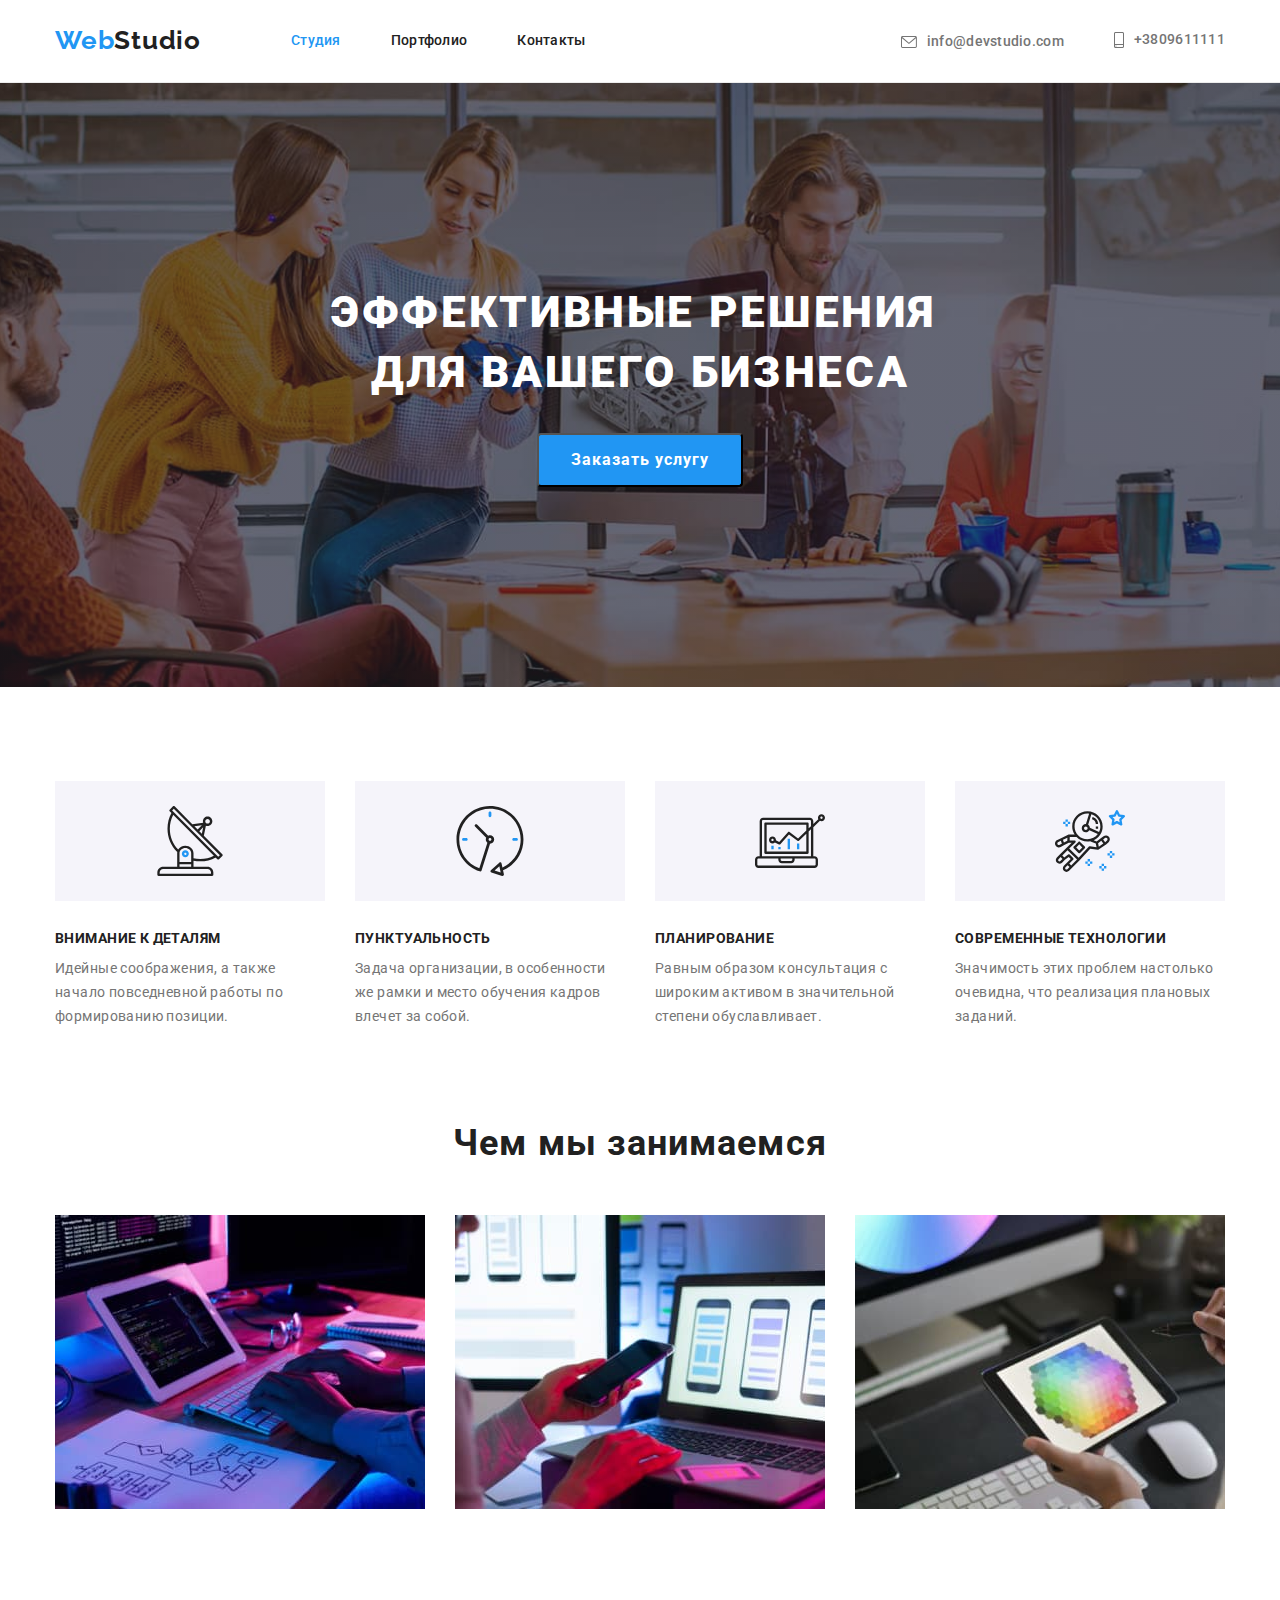
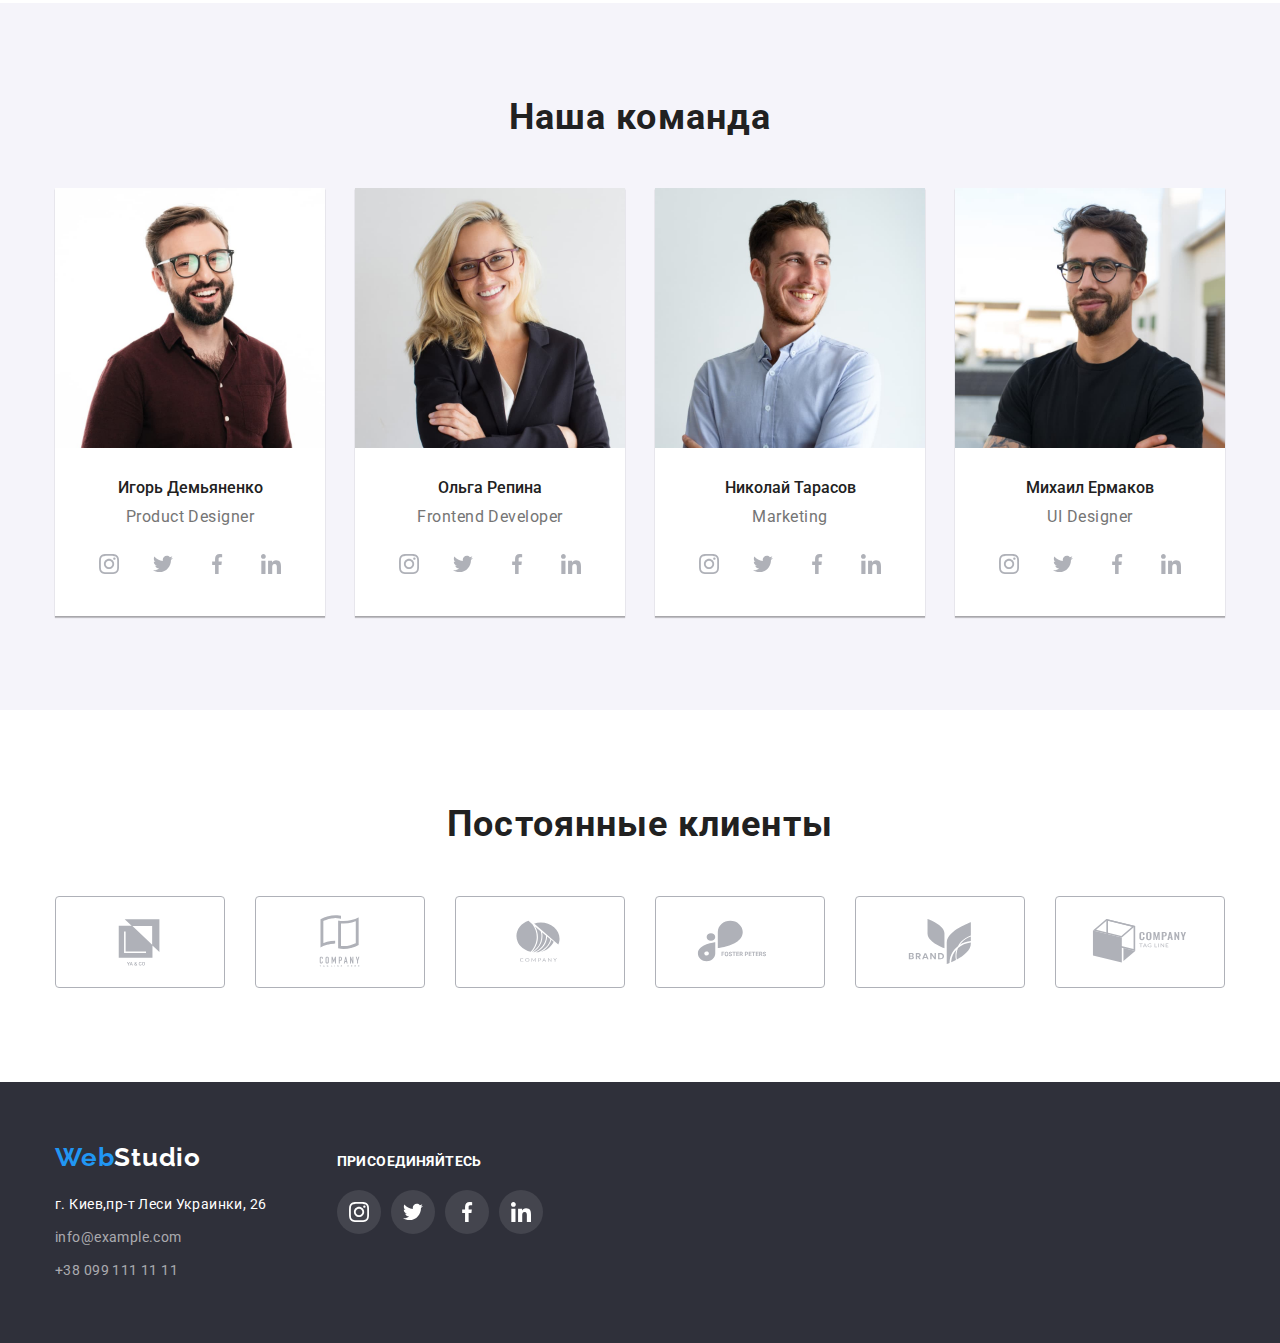
<file: index.html>
<!DOCTYPE html>
<html lang="ru">

<head>
    <link rel="stylesheet"
        href="https://fonts.googleapis.com/css2?family=Raleway:wght@700&family=Roboto:wght@400;500;700;900&display=swap" />
    <link rel="stylesheet"
        href="https://cdnjs.cloudflare.com/ajax/libs/modern-normalize/1.1.0/modern-normalize.min.css" />
    <link rel="stylesheet" href="./css/styles.css" />
    <meta charset="UTF-8">
    <meta http-equiv="X-UA-Compatible" content="IE=edge">
    <meta name="viewport" content="width=device-width, initial-scale=1.0">
    <title>Document</title>
</head>

<body>
    <!--Шапка сайта-->
    <header class="header">
        <div class="container container-header">
            <nav class="header-nav">
                <a class="header-link logo link" href="./">
                    <span class="logo-blu" lang="en">Web</span>
                    <span class="logo-black" lang="en">Studio</span></a>
                <ul class="header-one list">
                    <li class="header-list"> <a class="header-link link link-nav current" href="./index.html">Студия</a>
                    </li>
                    <li class="header-list"> <a class="header-link link link-nav "
                            href="./portfolio.html">Портфолио</a></li>
                    <li class="header-list"> <a class="header-link link link-nav" href="./contacts.html">Контакты</a>
                    </li>
                </ul>
            </nav>
            <ul class="header-info list">
                <li class="header-infolist">
                    <a class="header-mail link" href="meilto:info@devstudio.com">
                        <svg class="envelope" width="16" height="12">
                            <use href="./images/icons.svg#envelope"></use>
                        </svg>info@devstudio.com
                    </a>
                </li>
                <li class="header-infolist"> <a class="header-tel link" href="tel:+3809611111">
                        <svg class="smartphone" width="10" height="16">
                            <use href="./images/icons.svg#smartphone"></use>
                        </svg>+3809611111
                    </a>
                </li>
            </ul>
        </div>
    </header>

                           <!--Герой-->
    <main>
        <section class="section hero overlay">
            <div class="container "><h1 class="hero-title">Эффективные решения 
для вашего бизнеса</h1>
                <button class="button" type="button">Заказать услугу</button>
        </div>
        </section>
                        <!--Секции-->
        <section class="section best">
            <div class="container ">
                <h2 hidden class="title-best">Почему мы лучшие</h2>
            <ul class="best-work list">
                <li class="list-details best-list">
                    <div class="anten">
                        <svg class="anten-logo">
                            <use href="./images/icons.svg#antenna"></use>
                        </svg>
                    </div>
                    <h3 class="details third-title">Внимание к деталям</h3>
                    <p class="best-idea main-text">Идейные соображения, а также начало повседневной работы по формированию позиции.</p>
                </li>
                <li class="punctuality-list best-list">
                    <div class="time">
                        <svg class="time-logo">
                            <use href="./images/icons.svg#clock"></use>
                        </svg>
                    </div>
                    <h3 class="punctuality-title third-title">Пунктуальность</h3>
                    <p class="text-task main-text">Задача организации, в особенности же рамки и место обучения кадров влечет за собой.</p>
                </li>
                <li class="planning-list best-list">
                    <div class="computer">
                        <svg class="computer-logo">
                            <use href="./images/icons.svg#diagram"></use>
                        </svg>
                    </div>
                    <h3 class="planning-title third-title">Планирование</h3>
                    <p class="text-consultation main-text">Равным образом консультация с широким активом в значительной степени обуславливает.</p>
                </li>
                <li class="technologies-list best-list">
                    <div class="astronavt">
                        <svg class="astronavt-logo">
                            <use href="./images/icons.svg#astronaut"></use>
                        </svg>
                    </div>
                    <h3 class="technologies-title third-title">Современные технологии</h3>
                    <p class="text-obviously main-text">Значимость этих проблем настолько очевидна, что реализация плановых заданий.</p>
                </li>
            </ul>
            </div>
        </section>
        <!--       Чем мы занимаемся-->
        <section class="section about ">
            <div class=" container"><h2 class="about-title secondary-title">Чем мы занимаемся</h2>
            <ul class="about-list list">
                <li class="photo"><img src="./images/img-1.jpg" alt="Программист пишет код" width="370" height="294"></li>
                <li class="photo"><img src="./images/img-2.jpg" alt="Код адаптируют к мобильному приложению" width="370" height="294"></li>
                <li class="photo"><img src="./images/img-3.jpg" alt="Дизайнер проводит оформление контента" width="370" height="294"></li>
            </ul>
            </div>
        </section>
        <!--         Наша команда          -->
        <section class=" section team">
            <div class="container"><h2 class="our-team secondary-title">Наша команда</h2>
            <ul class="team-list list">
                <li class="dude">
                    <img src="./images/img-4.jpg" alt="Молодой парень в очках с бородой" width="270" height="260">
                    <div class="block">
                        <h3 class="team-title">Игорь Демьяненко</h3>
                    <p lang="en" class="text-team">Product Designer</p>
                    <ul class="social-team list">
<li class="social">
    <a class="logo-link link" href="">
        <svg class="inlogo">
            <use href="./images/icons.svg#instagram"></use>
        </svg>
    </a>
</li>
<li class="social">
    <a class="logo-link link" href=""><svg class="inlogo">
        <use href="./images/icons.svg#twitter"></use>
    </svg></a>
</li>
<li class="social">
    <a class="logo-link link" href=""><svg class="inlogo">
        <use href="./images/icons.svg#facebook"></use>
    </svg></a>
</li>
<li class="social">
    <a class="logo-link link" href=""><svg class="inlogo">
        <use href="./images/icons.svg#linkedin"></use>
    </svg></a>
</li>
                    </ul>
                </div>
                </li>
                <li class="dude">
                    <img src="./images/img-5.jpg" alt="Молодая девушка улыбается" width="270" height="260">
                    <div class="block">
                        <h3 class="team-title"> Ольга Репина</h3>
                    <p lang="en" class="text-team">Frontend Developer</p>
                <ul class="social-team list">
                    <li class="social">
                        <a class="logo-link link" href="">
                            <svg class="inlogo">
                                <use href="./images/icons.svg#instagram"></use>
                            </svg>
                        </a>
                    </li>
                    <li class="social">
                        <a class="logo-link link" href=""><svg class="inlogo">
                                <use href="./images/icons.svg#twitter"></use>
                            </svg></a>
                    </li>
                    <li class="social">
                        <a class="logo-link link" href=""><svg class="inlogo">
                                <use href="./images/icons.svg#facebook"></use>
                            </svg></a>
                    </li>
                    <li class="social">
                        <a class="logo-link link" href=""><svg class="inlogo">
                                <use href="./images/icons.svg#linkedin"></use>
                            </svg></a>
                    </li>
                </ul>
                </div>
                </li>
                <li class="dude">
                    <img src="./images/img-6.jpg" alt="Молодой парень в голубой рубашке" width="270" height="260">
                    <div class="block">
                        <h3 class="team-title"> Николай Тарасов</h3>
                    <p lang="en" class="text-team">Marketing</p>
                    <ul class="social-team list">
                        <li class="social">
                            <a class="logo-link link" href="">
                                <svg class="inlogo">
                                    <use href="./images/icons.svg#instagram"></use>
                                </svg>
                            </a>
                        </li>
                        <li class="social">
                            <a class="logo-link link" href=""><svg class="inlogo">
                                    <use href="./images/icons.svg#twitter"></use>
                                </svg></a>
                        </li>
                        <li class="social">
                            <a class="logo-link link" href=""><svg class="inlogo">
                                    <use href="./images/icons.svg#facebook"></use>
                                </svg></a>
                        </li>
                        <li class="social">
                            <a class="logo-link link" href=""><svg class="inlogo">
                                    <use href="./images/icons.svg#linkedin"></use>
                                </svg></a>
                        </li>
                    </ul>
                </div>
            </li>
                    <li class="dude">
                        <img src="./images/img-7.jpg" alt="Молодой парень в черной футболке загадочно улыбается" width="270" height="260">
                    <div class="block">
                        <h3 class="team-title"> Михаил Ермаков</h3>
                        <p lang="en" class="text-team">UI Designer</p>
                        <ul class="social-team list">
                            <li class="social">
                                <a class="logo-link link" href="">
                                    <svg class="inlogo">
                                        <use href="./images/icons.svg#instagram"></use>
                                    </svg>
                                </a>
                            </li>
                            <li class="social">
                                <a class="logo-link link" href=""><svg class="inlogo">
                                        <use href="./images/icons.svg#twitter"></use>
                                    </svg></a>
                            </li>
                            <li class="social">
                                <a class="logo-link link" href=""><svg class="inlogo">
                                        <use href="./images/icons.svg#facebook"></use>
                                    </svg></a>
                            </li>
                            <li class="social">
                                <a class="logo-link link" href=""><svg class="inlogo">
                                        <use href="./images/icons.svg#linkedin"></use>
                                    </svg></a>
                            </li>
                        </ul>
                    </div>    
                    </li>
                    </ul>
                    </div>
        </section>
                    <!-- Постоянные клиенты -->
        <section class="section clients">
            <div class="container regular-clients">
                <h2 class="regular secondary-title">Постоянные клиенты</h2>
                <ul class="customers-list list">
                    <li class="icon">
                        <a class="icon-link link" href="">
                            <svg class="inlogo-company">
                                <use href="./images/icons.svg#company1"></use>
                            </svg>
                        </a>
                    </li>
                    <li class="icon">
                        <a class="icon-link link" href=""><svg class="inlogo-company">
                            <use href="./images/icons.svg#company2"></use>
                        </svg></a>
                    </li>
                    <li class="icon">
                        <a class="icon-link link" href=""><svg class="inlogo-company">
                            <use href="./images/icons.svg#company3"></use>
                        </svg></a>
                    </li>
                    <li class="icon">
                        <a class="icon-link" href=""><svg class="inlogo-company">
                            <use href="./images/icons.svg#company4"></use>
                        </svg></a>
                    </li>
                    <li class="icon">
                        <a class="icon-link link" href=""><svg class="inlogo-company">
                            <use href="./images/icons.svg#company5"></use>
                        </svg></a>
                    </li>
                    <li class="icon">
                        <a class="icon-link link" href=""><svg class="inlogo-company">
                            <use href="./images/icons.svg#company6"></use>
                        </svg></a>
                    </li>
                </ul>
            </div>
        </section>
    </main>
                              <!--Подвал-->
    <footer class="footer">
        <div class="container footer-block">
            <div class="contacts"><a class="footer-linklogo link" href="./"> <span class="logo-blu"
                        lang="en">Web</span><span class="logo-white" lang="en">Studio</span></a>
                <address class="footer-contacts">
                    <ul class="contacts-list list">
                        <li class="footer-list">
                            <a class="footer-map link" href="https://goo.gl/maps/ZagJUW4YwhbjQDQ17" target="_blank"
                                rel="noopener noreferrer">г. Киев,пр-т Леси Украинки, 26</a>
                        </li>
                        <li class="footer-list">
                            <a class="footer-mail link" href="mailto:info@example.com">info@example.com</a>
                        </li>
                        <li class="footer-list">
                            <a class="footer-tel link" href="tel:+380991111111">+38 099 111 11 11</a>
                        </li>
                    </ul>
                </address>
            </div>
            <div class="social-footer">
                <p class="appeal">Присоединяйтесь</p>
                <ul class="social-list list">
                    <li class="social-footer-list">
                        <a class="footer-logo-link link" href="https://instagram.com" target="_blank"
                            rel="noopener noreferrer"><svg class="inlogo">
                                <use href="./images/icons.svg#instagram"></use>
                            </svg></a>
                    </li>
                    <li class="social-footer-list">
                        <a class="footer-logo-link twitter link" href="https://twitter.com"><svg class="inlogo">
                                <use href="./images/icons.svg#twitter"></use>
                            </svg></a>
                    </li>
                    <li class="social-footer-list">
                        <a class="footer-logo-link link" href="https://facebook.com"><svg class="inlogo">
                                <use href="./images/icons.svg#facebook"></use>
                            </svg></a>
                    </li>
                    <li class="social-footer-list">
                        <a class="footer-logo-link link" href="https://www.linkedin.com" target="_blank"
                            rel="noopener noreferrer"><svg class="inlogo">
                                <use href="./images/icons.svg#linkedin"></use>
                            </svg></a>
                    </li>
                </ul>
            </div>
        </div>
    </footer>
</body>

</html>
</file>
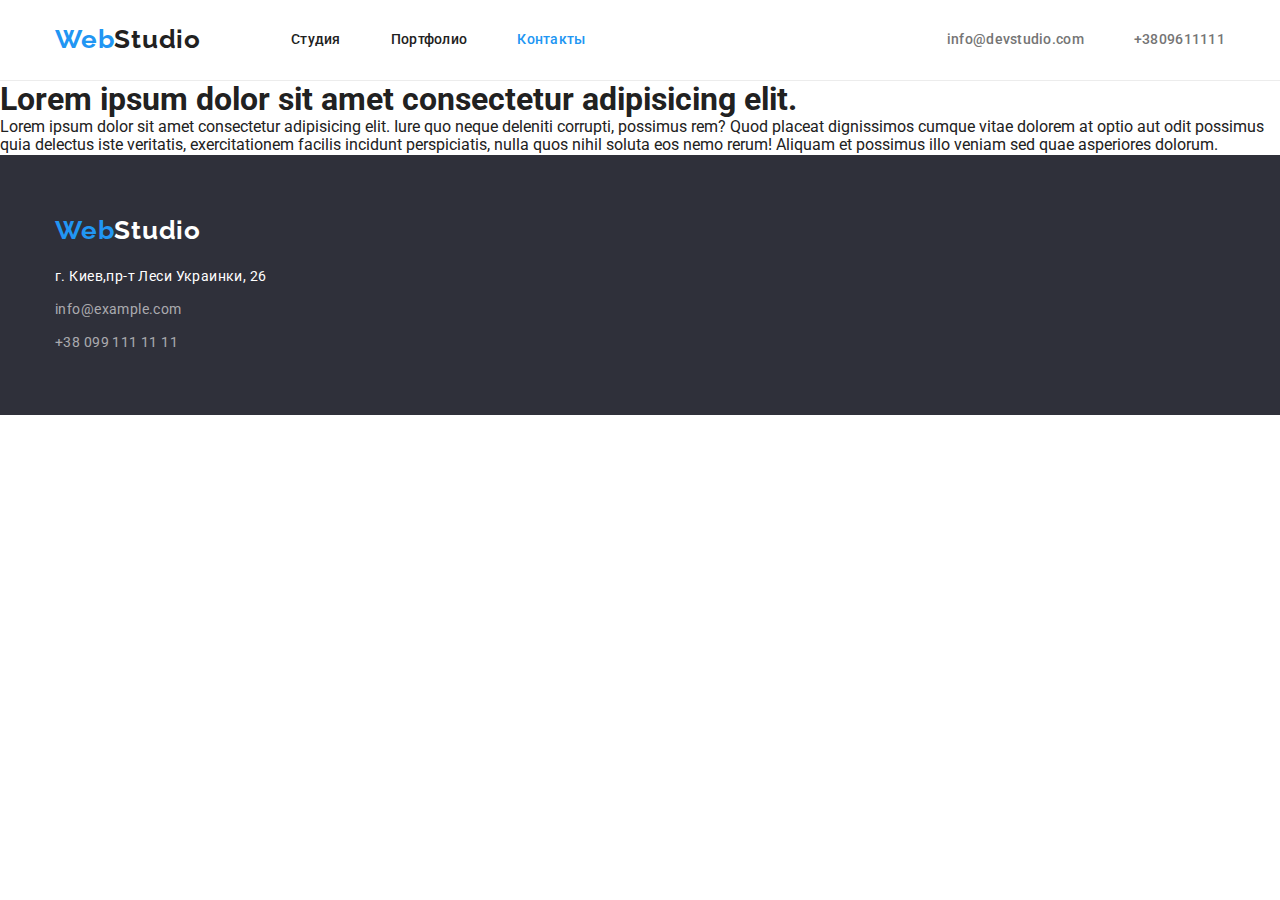
<file: contacts.html>
<!DOCTYPE html>
<html lang="ru">

<head>
    <link rel="stylesheet"
        href="https://fonts.googleapis.com/css2?family=Raleway:wght@700&family=Roboto:wght@400;500;700;900&display=swap" />
    <link rel="stylesheet"
        href="https://cdnjs.cloudflare.com/ajax/libs/modern-normalize/1.1.0/modern-normalize.min.css" />
    <link rel="stylesheet" href="./css/styles.css" />
    <meta charset="UTF-8">
    <meta http-equiv="X-UA-Compatible" content="IE=edge">
    <meta name="viewport" content="width=device-width, initial-scale=1.0">
    <title>Document</title>
</head>
<body>
    <!--Шапка сайта-->
        <header class="header">
            <div class="container container-header">
                <nav class="header-nav">
                    <a class="header-link logo link" href="./">
                        <span class="logo-blu" lang="en">Web</span>
                        <span class="logo-black" lang="en">Studio</span></a>
                    <ul class="header-one list">
                        <li class="header-list"> <a class="header-link link link-nav" href="./index.html">Студия</a>
                        </li>
                        <li class="header-list"> <a class="header-link link link-nav" href="./portfolio.html">Портфолио</a></li>
                        <li class="header-list"> <a class="header-link link link-nav current" href="./contacts.html">Контакты</a>
                        </li>
                    </ul>
                </nav>
                <ul class="header-info list">
                    <li class="header-infolist"> <a class="header-mail link"
                            href="meilto:info@devstudio.com">info@devstudio.com</a></li>
                    <li class="header-infolist"> <a class="header-tel link" href="tel:+3809611111">+3809611111</a></li>
                </ul>
            </div>
        </header>
    <!-------------Главное на странице---------------->
    <main>
<h1>Lorem ipsum dolor sit amet consectetur adipisicing elit. </h1>
<p>Lorem ipsum dolor sit amet consectetur adipisicing elit. Iure quo neque deleniti corrupti, possimus rem? Quod placeat dignissimos cumque vitae dolorem at optio aut odit possimus quia delectus iste veritatis, exercitationem facilis incidunt perspiciatis, nulla quos nihil soluta eos nemo rerum! Aliquam et possimus illo veniam sed quae asperiores dolorum.</p>
    </main>
    <!----------------------Подвал-------------------->
    <footer class="footer">
        <div class="container"><a class="footer-linklogo link" href="./"> <span class="logo-blu" lang="en">Web</span><span
                    class="logo-white" lang="en">Studio</span></a>
            <address class="footer-contacts">
                <ul class="contacts-list list">
                    <li class="footer-list">
                        <a class="footer-map link" href="https://goo.gl/maps/ZagJUW4YwhbjQDQ17" target="_blank"
                            rel="noopener noreferrer">г. Киев,пр-т Леси Украинки, 26</a>
                    </li>
                    <li class="footer-list">
                        <a class="footer-mail link" href="mailto:info@example.com">info@example.com</a>
                    </li>
                    <li class="footer-list">
                        <a class="footer-tel link" href="tel:+380991111111">+38 099 111 11 11</a>
                    </li>
                </ul>
            </address>
        </div>
    </footer>
</body>
</html>
</file>
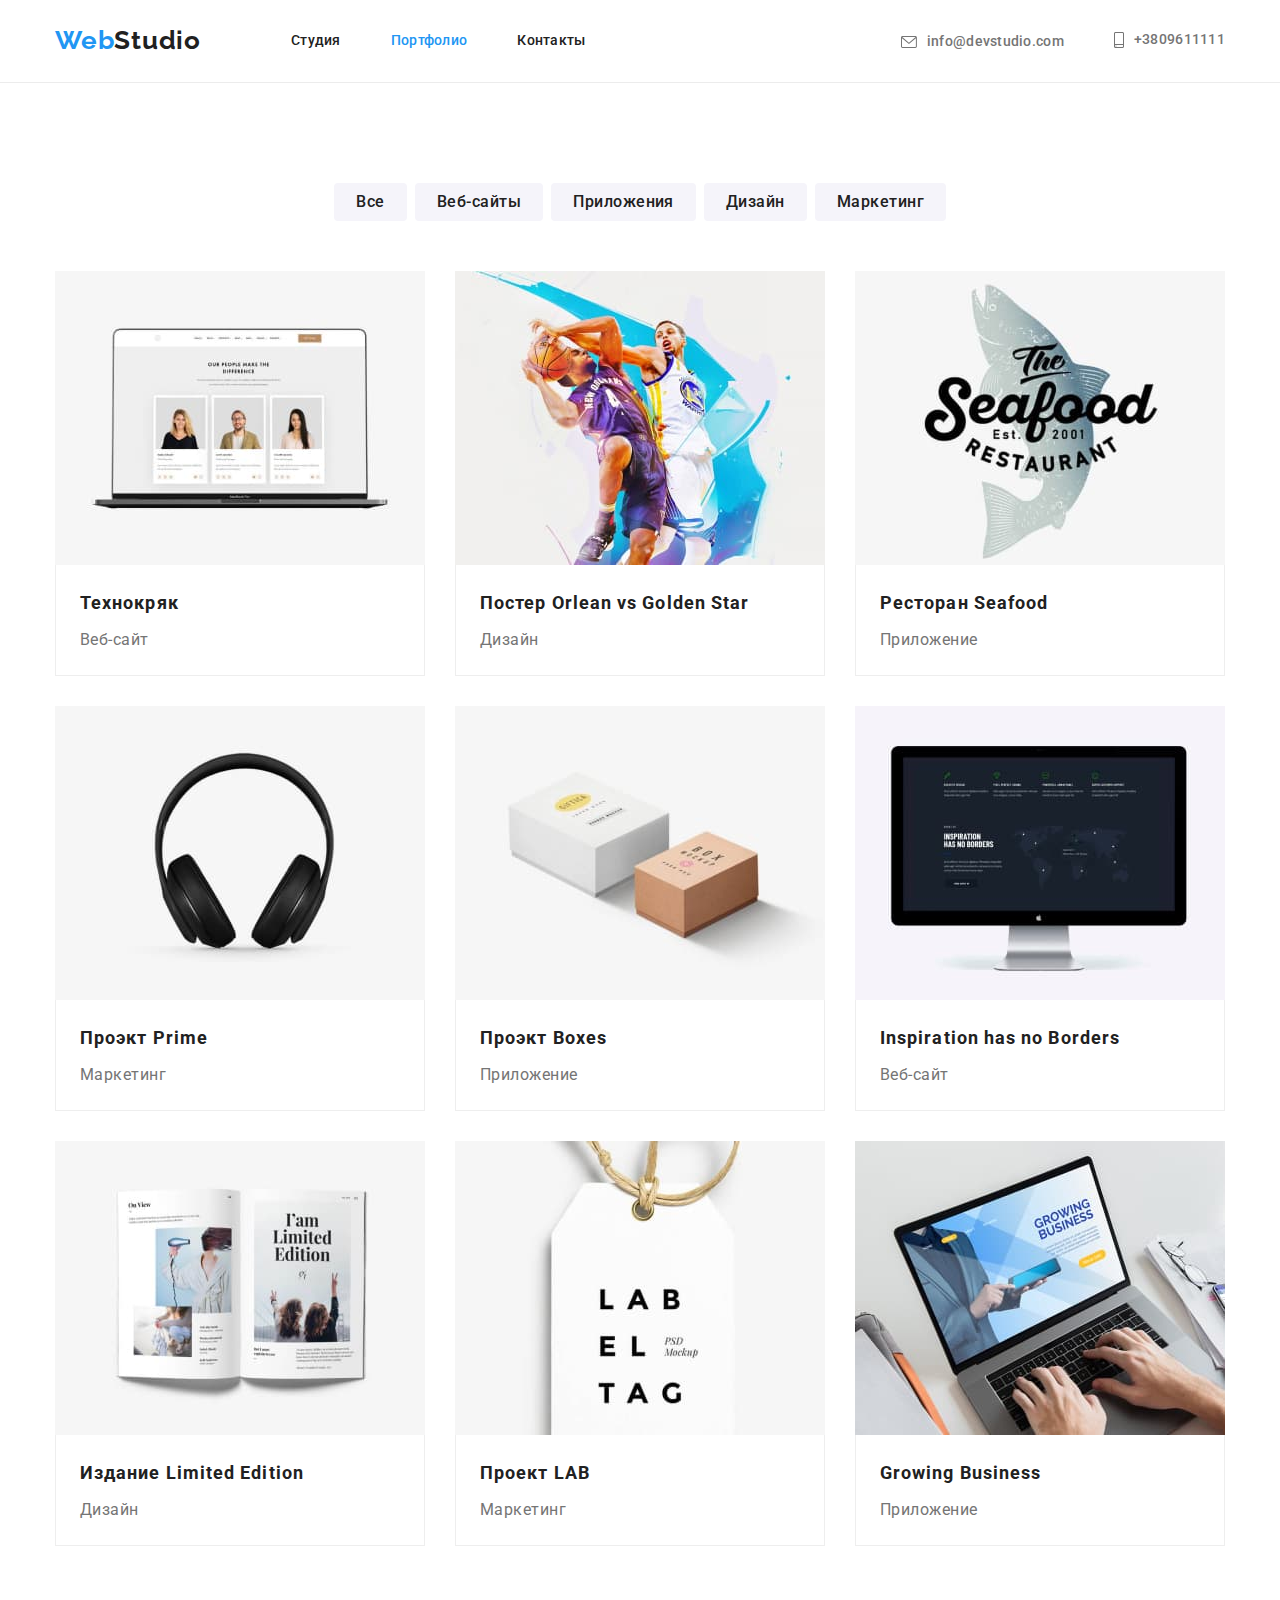
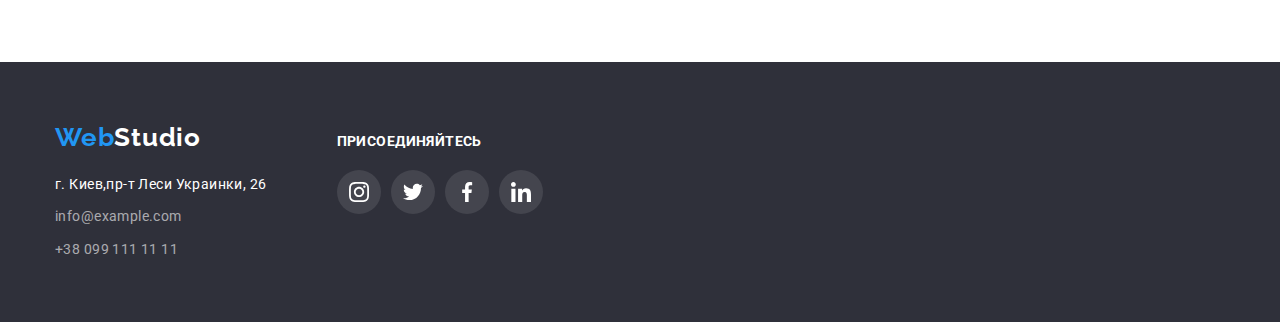
<file: portfolio.html>
<!DOCTYPE html>
<html lang="ru">

<head>
    <link rel="stylesheet"
        href="https://fonts.googleapis.com/css2?family=Raleway:wght@700&family=Roboto:wght@400;500;700;900&display=swap" />
    <link rel="stylesheet"
        href="https://cdnjs.cloudflare.com/ajax/libs/modern-normalize/1.1.0/modern-normalize.min.css" />
    <link rel="stylesheet" href="./css/styles.css" />
    <meta charset="UTF-8">
    <meta http-equiv="X-UA-Compatible" content="IE=edge">
    <meta name="viewport" content="width=device-width, initial-scale=1.0">
    <title>Document</title>
</head>

<body>
    <!--Шапка сайта-->
        <header class="header">
            <div class="container container-header">
                <nav class="header-nav">
                    <a class="header-link logo link" href="./">
                        <span class="logo-blu" lang="en">Web</span>
                        <span class="logo-black" lang="en">Studio</span></a>
                    <ul class="header-one list">
                        <li class="header-list"> <a class="header-link link link-nav" href="./index.html">Студия</a>
                        </li>
                        <li class="header-list"> <a class="header-link link link-nav current" href="./portfolio.html">Портфолио</a></li>
                        <li class="header-list"> <a class="header-link link link-nav" href="./contacts.html">Контакты</a>
                        </li>
                    </ul>
                </nav>
                <ul class="header-info list">
                    <li class="header-infolist"> 
                        <a class="header-mail link" href="meilto:info@devstudio.com">
                            <svg class="envelope" width="16" height="12">
                                <use href="./images/icons.svg#envelope"></use>
                            </svg>info@devstudio.com
                        </a>
                    </li>
                    <li class="header-infolist"> <a class="header-tel link" href="tel:+3809611111">
                        <svg class="smartphone" width="10" height="16">
                            <use href="./images/icons.svg#smartphone"></use>
                        </svg>+3809611111
                    </a>
                </li>
                </ul>
            </div>
        </header>
    <!--Главное на странице-->
    <main>
        <section class="section portfolio ">
            <h1 hidden>Наши работы</h1>
        <div class="container filters">
            <ul class="workslist list">
            <li class="olllist filter"> <button type="button" class="btn">Все</button></li>
            <li class="websites-list filter"> <button type="button" class="btn">Веб-сайты</button></li>
            <li class="apps-list filter"> <button type="button" class="btn">Приложения</button></li>
            <li class="disign-list filter"> <button type="button" class="btn">Дизайн</button></li>
            <li class="marketing-list filter"> <button type="button" class="btn">Маркетинг</button></li>
        </ul>

            <ul class="portfolio-list list">
            <li class="tehnolist item">
                <a href="" class="tehnolink link pics">
                    <img class="pictures" src="./images/img-8.jpg" alt="Открытый экран ноутбука" width="370" height="294">
                    <div class="card-content">
                        <h2 class="tehno-title title-portfolio link-portfolio link">Технокряк</h2>
                    <p class="tehno-text text-portfolio link-portfolio link">Веб-сайт</p>
                    </div>
                </a>
            </li>

            <li class="poster-list item">
                <a href="" class="poster-link link pics">
                    <img class="pictures" src="./images/img-9.jpg" alt="Два баскетболиста в игре" width="370" height="294">
                    <div class="card-content">
                        <h2 class="poster-title title-portfolio link-portfolio link">Постер <span lang="en">Orlean vs Golden Star</span></h2>
                        <p class="poster-text text-portfolio link-portfolio link">Дизайн</p>
                    </div>
                </a>
            </li>

            <li class="restoran-list item">
                <a href="" class="restoran-link link pics">
                    <img class="pictures" src="./images/img-10.jpg" alt="Логотип ресторана в виде серой рыбы и надписи" width="370" height="294">
                    <div class="card-content">
                        <h2 class="restoran-title title-portfolio link-portfolio link">Ресторан<span lang="en"> Seafood</span></h2>
                        <p class="restoran-text text-portfolio link-portfolio link">Приложение</p>
                    </div>
                </a>
            </li>

            <li class="list-marketing item">
                <a href="" class="marketing-link link pics">
                    <img class="pictures" src="./images/img-11.jpg" alt="Черные наушники" width="370" height="294">
                    <div class="card-content">
                        <h2 class="marketing-title title-portfolio link-portfolio link">Проэкт <span lang="en">Prime</span></h2>
                        <p class="marketing-text text-portfolio link-portfolio link">Маркетинг</p>
                    </div>
                </a>
            </li>

            <li class="ap-list item">
                <a href="" class="ap-link link pics">
                    <img class="pictures" src="./images/img-12.jpg" alt="Две картонные коробки" width="370" height="294">
                    <div class="card-content">
                        <h2 class="ap-title title-portfolio link-portfolio link">Проэкт<span lang="en"> Boxes</span></h2>
                        <p class="ap-text text-portfolio link-portfolio link">Приложение</p>
                    </div>
                </a>
            </li>

            <li class="site-list item">
                <a href="" class="site-link link pics">
                    <img class="pictures" src="./images/img-13.jpg" alt="Монитор на которой изображена веб-страница" width="370" height="294">
                    <div class="card-content">
                        <h2 class="title-site title-portfolio link-portfolio link" lang="en">Inspiration has no Borders</h2>
                        <p class="site-text text-portfolio link-portfolio link">Веб-сайт</p>
                    </div>
                </a>
            </li>

            <li class="list-disign item">
                <a href="" class="dising-link link pics">
                    <img class="pictures" src="./images/img-14.jpg" alt="Открытая книга" width="370" height="294">
                    <div class="card-content">
                        <h2 class="title-disign title-portfolio link-portfolio link">Издание <span lang="en"> Limited Edition</span></h2>
                        <p class="disign-text text-portfolio link-portfolio link">Дизайн</p>
                    </div>
                </a>
            </li>

            <li class="market-list item">
                <a href="" class="market-link link pics">
                    <img class="pictures" src="./images/img-15.jpg" alt="Бирка" width="370" height="294">
                    <div class="card-content">
                        <h2 class="title-market title-portfolio link-portfolio link">Проект <span lang="en">LAB</span></h2>
                        <p class="market-text text-portfolio link-portfolio link">Маркетинг</p>
                    </div>
                </a> 
            </li>

            <li class="appilist item">
                <a href="" class="appilist-link link pics">
                    <img class="pictures" src="./images/img-16.jpg" alt="Открытый ноутбук за которым работает пользователь" width="370" height="294">
                    <div class="card-content">
                        <h2 class="appi-title title-portfolio link-portfolio link" lang="en">Growing Business</h2>
                        <p class="appi-text text-portfolio link-portfolio link">Приложение</p>
                    </div>
                </a>    
            </li>
        </ul>
        </div>
        </section>
    </main>
                                <!--Подвал-->
        <footer class="footer">
            <div class="container footer-block">
                <div class="contacts"><a class="footer-linklogo link" href="./"> <span class="logo-blu" lang="en">Web</span><span
                        class="logo-white" lang="en">Studio</span></a>
                <address class="footer-contacts">
                    <ul class="contacts-list list">
                        <li class="footer-list">
                            <a class="footer-map link" href="https://goo.gl/maps/ZagJUW4YwhbjQDQ17" target="_blank"
                                rel="noopener noreferrer">г. Киев,пр-т Леси Украинки, 26</a>
                        </li>
                        <li class="footer-list">
                            <a class="footer-mail link" href="mailto:info@example.com">info@example.com</a>
                        </li>
                        <li class="footer-list">
                            <a class="footer-tel link" href="tel:+380991111111">+38 099 111 11 11</a>
                        </li>
                    </ul>
                </address>
                </div>
                <div class="social-footer">
                    <p class="appeal">Присоединяйтесь</p>
                    <ul class="social-list list">
                        <li class="social-footer-list">
                            <a class="footer-logo-link link" href="https://instagram.com" target="_blank"
                                rel="noopener noreferrer"><svg class="inlogo">
                                    <use href="./images/icons.svg#instagram"></use>
                                </svg></a>
                        </li>
                        <li class="social-footer-list">
                            <a class="footer-logo-link twitter link" href="https://twitter.com"><svg class="inlogo">
                                <use href="./images/icons.svg#twitter"></use>
                            </svg></a>
                        </li>
                        <li class="social-footer-list">
                            <a class="footer-logo-link link" href="https://facebook.com"><svg class="inlogo">
                                <use href="./images/icons.svg#facebook"></use>
                            </svg></a>
                        </li>
                        <li class="social-footer-list">
                            <a class="footer-logo-link link" href="https://www.linkedin.com" target="_blank" rel="noopener noreferrer"><svg class="inlogo">
                                <use href="./images/icons.svg#linkedin"></use>
                            </svg></a>
                        </li>
                    </ul>
                </div>
            </div>
        </footer>
    
</body>
</html>
</file>
<file: css/styles.css>
:root {
  --secondary-title-color: #212121;
  --main-text-color: #757575;
  --main-akcent-color: #2196f3;
}

body {
  font-family: 'Roboto', 'Erial';
  color: #212121;
}

h1,
h2,
h3,
p {
  margin: 0px;
}
img {
  display: block;
  max-width: 100%;
  height: auto;
}
.list {
  list-style: none;
  padding: 0px;
  margin: 0px;
}
.link {
  text-decoration: none;
}
.secondary-title {
  font-weight: bold;
  font-size: 36px;
  line-height: 1.16;
  text-align: center;
  letter-spacing: 0.03em;
  color: var(--secondary-title-color);
}
.main-text {
  margin-top: 0px;
  margin-bottom: 0px;
  font-size: 14px;
  line-height: 1.71;
  letter-spacing: 0.03em;
  color: var(--main-text-color);
}
.third-title {
  margin-top: 0px;
  margin-bottom: 10px;
  font-weight: bold;
  font-size: 14px;
  line-height: 1.14;
  letter-spacing: 0.03em;
  text-transform: uppercase;
  color: var(--secondary-title-color);
}
/*--------------------------HEADER------------------------*/
.logo-blu {
  font-family: 'Raleway', 'Sans-serif';
  font-weight: bold;
  font-size: 26px;
  line-height: 1.19;
  letter-spacing: 0.03em;
  color: #2196f3;
}
.logo-blu:hover,
.logo-blu:focus {
  color: #212121;
}
.logo-black {
  font-family: 'Raleway', 'Sans-serif';
  font-weight: bold;
  font-size: 26px;
  line-height: 1.19;
  letter-spacing: 0.03em;
  color: #212121;
}
.logo-black:hover,
.logo-black:focus {
  color: var(--main-akcent-color);
}

.header-link {
  display: block;
  font-weight: 500;
  font-size: 14px;
  line-height: 1.14;
  letter-spacing: 0.02em;
  color: #212121;
}
.header-link:hover,
.header-link:focus {
  color: var(--main-akcent-color);
}
.current {
  color: var(--main-akcent-color);
}

.header-mail,
.header-tel {
  display: flex;
  align-items: center;
  padding-top: 32px;
  padding-bottom: 32px;
  font-weight: 500;
  font-size: 14px;
  line-height: 1.14;
  letter-spacing: 0.02em;
  color: #757575;
}

.header-mail:hover,
.header-mail:focus,
.header-tel:hover,
.header-tel:focus {
  color: var(--main-akcent-color);
}

.logo {
  display: flex;
  margin-left: 0px;
  margin-right: 90px;
  padding-top: 24px;
  padding-bottom: 25px;
}

.link-nav {
  padding-top: 32px;
  padding-bottom: 32px;
}

.header-one {
  display: flex;
}

.header-list:not(:last-child) {
  margin-right: 50px;
}

.header-info {
  display: flex;
  margin-left: auto;
  align-items: baseline;
}

.header-infolist:not(:last-child) {
  margin-right: 50px;
}

.header-nav {
  display: flex;
  align-items: center;
}

.container-header {
  display: flex;
}

.header {
  border-bottom: 1px solid #ececec;
}
.envelope {
  /*width: 16px;
  height: 12px;*/
  fill: currentColor;
  margin-right: 10px;
}
.smartphone {
  /*width: 10px;
  height: 16px;*/
  fill: currentColor;
  margin-right: 10px;
}
/*--------------------------HERO--------------------------*/
.section.hero {
  text-align: center;

  padding-top: 200px;
  padding-bottom: 200px;
}

.overlay {
  max-width: 1600px;
  margin-left: auto;
  margin-right: auto;
  background-color: #2f303a;
  background-repeat: no-repeat;
  background-image: linear-gradient(rgba(47, 48, 58, 0.4), rgba(47, 48, 58, 0.4)),
    url(../images/Hero.jpg);
  background-position: center;
  background-size: cover;
}

.hero-title {
  margin-top: 0px;
  margin-bottom: 30px;
  min-width: 696px;
  height: 120px;
  font-weight: 900;
  font-size: 44px;
  line-height: 1.36;

  letter-spacing: 0.06em;
  text-transform: uppercase;
  white-space: pre-wrap;
  text-align: center;
  color: #ffffff;

  /*background-color: orange;*/
}

.button {
  font-weight: bold;
  font-size: 16px;
  line-height: 1.88;
  align-items: center;
  text-align: center;
  letter-spacing: 0.06em;
  color: #ffffff;
  background-color: var(--main-akcent-color);
  cursor: pointer;
  border-radius: 4px;
  padding: 10px 32px;
  min-width: 200px;
}

.button:hover,
.button:focus {
  background-color: #188ce8;
}
/*--------------------section best------------------------*/
.section {
  padding-top: 94px;
  padding-bottom: 94px;
}
.best {
  padding-bottom: 0px;
}

.best-list {
  width: 270px;
}
.anten,
.time,
.computer,
.astronavt {
  display: flex;
  background-color: #f5f4fa;
  height: 120px;
  margin-bottom: 30px;
  justify-content: center;
  align-items: center;
}
.anten-logo,
.time-logo,
.astronavt-logo,
.computer-logo {
  width: 70px;
  height: 70px;
}

.best-work {
  display: flex;
}
.best-list + .best-list {
  margin-left: 30px;
}
/*-------------------section about------------------*/

.about-title.secondary-title {
  margin-top: 0px;
  margin-bottom: 50px;
}

.about-list {
  display: flex;
}

.photo {
  width: 370px;
}

.photo + .photo {
  margin-left: 30px;
}
/*-------------------section team------------------*/
.our-team.secondary-title {
  margin-top: 0px;
  margin-bottom: 50px;
}

.team {
  background-color: #f5f4fa;
}
.team-title {
  margin-top: 0px;
  margin-bottom: 10px;
  font-weight: 500;
  font-size: 16px;
  line-height: 1.19;
  letter-spacing: 0.03em color var(--secondary-title-color);
}

.text-team {
  margin-top: 0px;
  margin-bottom: 16px;
  font-size: 16px;
  line-height: 1.19;
  letter-spacing: 0.03em;
  color: var(--main-text-color);
}

.team-list {
  display: flex;
}

.dude + .dude {
  margin-left: 30px;
}

.dude {
  text-align: center;
  width: 270px;
  box-shadow: 0 2px 1px 0 rgb(0 0 0 / 20%), 0 1px 1px 0 rgb(0 0 0 / 14%);
}

.block {
  padding: 30px;
  background-color: rgba(255, 255, 255, 1);
}

.social-team {
  display: flex;
  justify-content: center;
}
.social {
  width: 44px;
  height: 44px;
}
.logo-link:hover,
.logo-link:focus {
  background-color: var(--main-akcent-color);
}
.logo-link {
  width: 100%;
  height: 100%;
  display: flex;
  border-radius: 50%;
  justify-content: center;
  align-items: center;
  fill: #afb1b8;
  background-color: #ffffff;
}
.logo-link:hover .inlogo,
.logo-link:focus .inlogo {
  fill: #ffffff;
}

.social + .social {
  margin-left: 10px;
}
.inlogo {
  width: 20px;
  height: 20px;
}
/*---------------------regular clients-------*/
.icon {
  width: 170px;
  height: 92px;
  border: 1px solid #afb1b8;
  border-radius: 4px;
}

.icon:hover,
.icon:focus {
  border: 1px solid var(--main-akcent-color);
}

.icon + .icon {
  margin-left: 30px;
}

.customers-list {
  display: flex;
  justify-content: center;
}

.regular {
  margin-bottom: 50px;
}
.inlogo-company {
  width: 106px;
  height: 60px;
}
.icon-link {
  width: 100%;
  height: 100%;
  display: flex;
  justify-content: center;
  align-items: center;
  fill: #afb1b8;
}

.icon-link:hover,
.icon-link:focus {
  fill: var(--main-akcent-color);
}
/*--------------------------FOOTER------------------------*/
.footer {
  padding-top: 60px;
  padding-bottom: 60px;
  background-color: #2f303a;
}

.logo-white {
  font-family: 'Raleway', sans-serif;
  font-weight: bold;
  font-size: 26px;
  line-height: 1.19;
  letter-spacing: 0.03em;
  color: #ffffff;
}
.logo-white:hover,
.logo-white:focus {
  color: var(--main-akcent-color);
}
.footer-map {
  font-style: normal;
  font-size: 14px;
  line-height: 1.71;
  letter-spacing: 0.03em;
  color: #ffffff;
}

.footer-mail,
.footer-tel {
  font-style: normal;
  font-size: 14px;
  line-height: 1.71;
  letter-spacing: 0.03em;
  color: rgba(255, 255, 255, 0.6);
}

.footer-map:focus,
.footer-map:hover,
.footer-mail:hover,
.footer-mail:focus,
.footer-tel:hover,
.footer-tel:focus {
  color: var(--main-akcent-color);
}

.footer-linklogo {
  display: block;
  margin-bottom: 20px;
}

.footer-list:not(:last-child) {
  display: block;
  margin-bottom: 9px;
}
.appeal {
  /*padding-top: 12px;*/
  margin-bottom: 20px;
  font-family: Roboto;
  font-style: normal;
  font-weight: bold;
  font-size: 14px;
  line-height: 1.14;
  letter-spacing: 0.03em;
  text-transform: uppercase;

  color: #ffffff;
}
.container.footer-block {
  display: flex;
  align-items: baseline;
}
.social-footer {
  margin-left: 70px;
}

.social-list {
  display: flex;
  justify-content: flex-start;
}

.social-footer-list {
  width: 44px;
  height: 44px;
}
.social-footer-list:not(:last-child) {
  margin-right: 10px;
}

.footer-logo-link {
  width: 100%;
  height: 100%;
  display: flex;
  border-radius: 50%;
  justify-content: center;
  align-items: center;
  fill: #ffffff;
  background-color: rgba(255, 255, 255, 0.1);
}
/*.footer-logo-link.twitter {
  background-color: var(--main-akcent-color);
}*/

/*----------------------Портфолио--------------------*/
.btn {
  font-weight: 500;
  font-size: 16px;
  line-height: 1.62;
  text-align: center;
  letter-spacing: 0.03em;
  background-color: #f5f4fa;
  color: #212121;
  cursor: pointer;
  border-radius: 4px;
  min-width: 73px;
  padding: 6px 22px;
  border: 0;
}

.btn:hover,
.btn:focus {
  color: #ffffff;
  background-color: var(--main-akcent-color);
  box-shadow: 0 4px 4px 0 rgba(0, 0, 0, 0.25);
}

.title-portfolio {
  font-weight: bold;
  font-size: 18px;
  line-height: 2;
  letter-spacing: 0.06em;
  color: #212121;
}

.text-portfolio {
  font-size: 16px;
  line-height: 1.87;
  letter-spacing: 0.03em;
  color: #757575;
}

.link-portfolio:hover {
  color: var(--main-akcent-color);
}
.workslist {
  display: flex;
  justify-content: center;
  margin-bottom: 50px;
}
.filter + .filter {
  margin-left: 8px;
}
.filters {
  padding-top: 6px;
  padding-bottom: 22px;
}
/*----------03 модуль------------*/
.container {
  width: 1200px;
  margin: 0 auto;
  padding-left: 15px;
  padding-right: 15px;
  /*outline: 2px solid orange;*/
}

/*--------------------сетка портфолио------------*/

.portfolio-list {
  display: flex;
  flex-wrap: wrap;
}
.item {
  flex-basis: calc((100% - 60px) / 3);
  margin-right: 30px;
  margin-bottom: 30px;
}
.item:nth-child(3n) {
  margin-right: 0;
}

.item:nth-last-child(-n + 3) {
  margin-bottom: 0;
}
.pics {
  display: block;
}
.pics:hover {
  box-shadow: 1px 4px 6px 0 rgba(0, 0, 0, 0.16), 0 4px 4px 0 rgba(0, 0, 0, 0.06),
    0 1px 1px 0 rgba(0, 0, 0, 0.12);
}
.pictures {
  margin-bottom: 0px;
}
.title-portfolio {
  margin-bottom: 4px;
}
.card-content {
  padding-top: 20px;
  padding-right: 24px;
  padding-bottom: 20px;
  padding-left: 24px;
  border-right: 1px solid #eeeeee;
  border-bottom: 1px solid #eeeeee;
  border-left: 1px solid #eeeeee;
}
</file>
